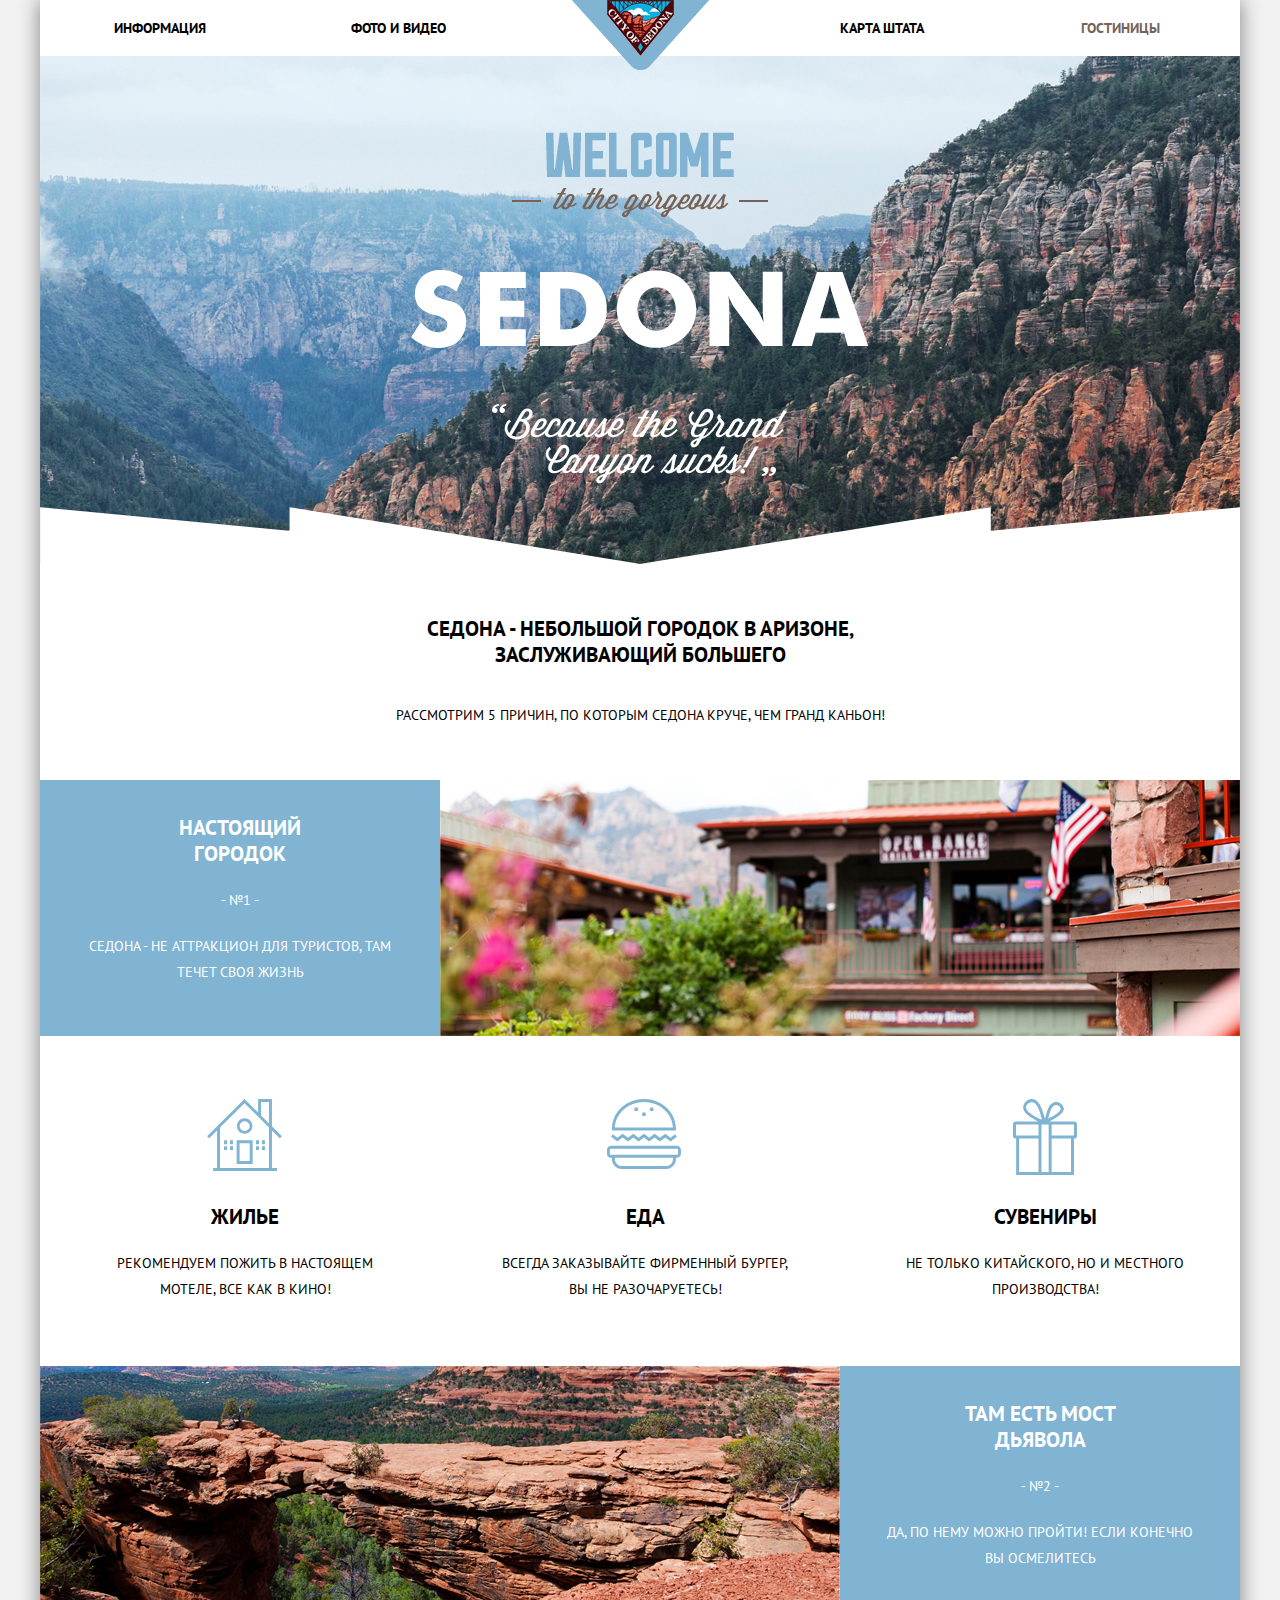
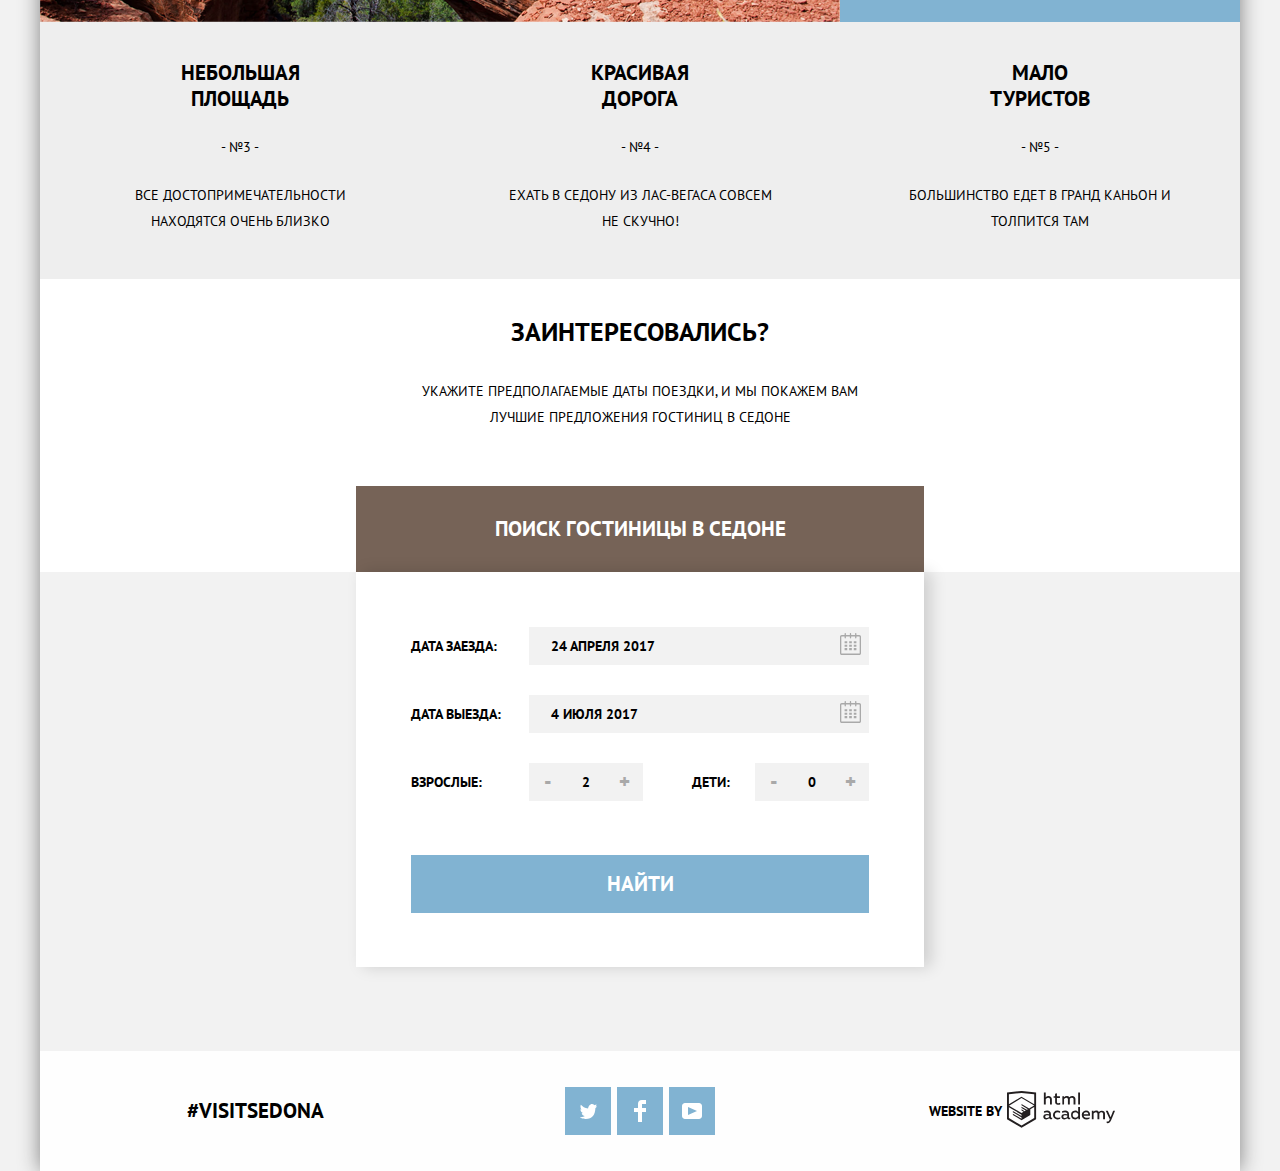
<file: index.html>
<!DOCTYPE html>
<html lang="ru">

<head>
  <meta charset="utf-8">
  <title>HTML Academy: Седона</title>
  <link href="https://fonts.googleapis.com/css?family=PT+Sans:400,700&amp;subset=cyrillic" rel="stylesheet">
  <link rel="stylesheet" href=css/normalize.css>
  <link rel="stylesheet" type="text/css" href="css/style.min.css">
</head>

<body>
  <main class="container">
    <header class="main-header">
      <nav class="main-navigation">
        <a class="main-header-logo">
          <img src="img/logo_sedona.png" width="138" height="70" alt="Логотип City of Sedona">
        </a>
        <h2 class="visually-hidden">Навигация сайта</h2>
        <ul class="site-navigation">
          <li class="site-navigation-li"><a class="nav-link nav-link-info" href="info.html">Информация</a></li>
          <li class="site-navigation-li"><a class="nav-link nav-link-gallery" href="foto-video.html">Фото и видео</a></li>
          <li class="site-navigation-li"><a class="nav-link nav-link-map" href="map.html">Карта штата</a></li>
          <li class="site-navigation-li"><a class="nav-link nav-link-active" href="catalog.html">Гостиницы</a></li>
        </ul>
      </nav>
    </header>
    <div class="main-img">
      <h1 class="visually-hidden">Седона</h1>
      <img src="img/sedona.jpg" width="1200" height="508" alt="Фото превью">
    </div>
    <div class="main-titile">
      <h1>Седона - небольшой городок в Аризоне,<br>заслуживающий большего</h1>
      <p>Рассмотрим 5 причин, по которым Седона круче, чем Гранд Каньон!</p>
    </div>
    <section class="features-item">
      <h2 class="visually-hidden">Преимущества</h2>
      <div class="features-item blue">
        <h3>Настоящий городок</h3>
        <p>- №1 -</p>
        <p>Седона - не аттракцион для туристов, там течет своя жизнь</p>
      </div>
      <div class="features-item blue-img">
        <img src="img/myimg_city.png" width="800" height="256" alt="Фото Настоящий городок">
     </div>
    </section>
    <section class="features-item white">
      <div class="features-item white-icon">
        <div class="icon icon-food"><img src="img/house.svg" alt="Логотип Жилье" width="75" height="72"></div>
        <h3>Жилье</h3>
        <p>Рекомендуем пожить в настоящем мотеле, все как в кино!</p>
      </div>
      <div class="features-item white-icon">
        <div class="icon icon-food"><img src="img/food.svg" alt="Логотип Еда" width="74" height="70"></div>
        <h3>Еда</h3>
        <p>Всегда заказывайте фирменный бургер, вы не разочаруетесь!</p>
      </div>
      <div class="features-item white-icon">
        <div class="icon icon-souvenir"><img src="img/souvenir.svg" alt="Логотип Сувениры" width="64" height="76"></div>
        <h3>Сувениры</h3>
        <p>Не только китайского, но и местного производства!</p>
      </div>
    </section>
    <section class="features-item">
      <div class="features-item blue-img">
        <img src="img/myimg_bridge.png" alt="Фото Мост Дьявола" width="800" height="256">
      </div>
      <div class="features-item blue">
        <h3>Там есть мост дьявола</h3>
        <p>- №2 -</p>
        <p>Да, по нему можно пройти! Если конечно вы осмелитесь</p>
      </div>
    </section>
    <section class="features-item features-alt">
      <div class="features-item features-advantage">
        <h3>Небольшая площадь</h3>
        <p class="numder">- №3 -</p>
        <p>Все достопримечательности находятся очень близко</p>
      </div>
      <div class="features-item features-advantage">
        <h3>Красивая дорога</h3>
        <p class="numder">- №4 -</p>
        <p>Ехать в Седону из Лас-Вегаса совсем не скучно!</p>
      </div>
      <div class="features-item features-advantage">
        <h3>Мало туристов</h3>
        <p class="numder">- №5 -</p>
        <p>Большинство едет в Гранд Каньон и толпится там</p>
      </div>
    </section>
    <div class="form-search">
      <h1>Заинтересовались?</h1>
      <p class="form-search-text">Укажите предполагаемые даты поездки, и мы покажем Вам лучшие предложения гостиниц в Седоне</p>
      <button class="search-btn" type="button" aria-label="Поиск гостиницы в Седоне">Поиск гостиницы в Седоне</button>
      <div class="form-holder">
        <form class="search-form search-form-active" hidden action="https://echo.htmlacademy.ru" method="post">
          <ul class="date">
            <li>
              <label class="date-label" for="date-arrive">Дата заезда:</label>
              <input class="date-input" type="text" id="date-arrive" name="date-arrive" placeholder="24 апреля 2017">
              <button class="calendar" type="button" aria-label="Календарь">
                <svg xmlns="http://www.w3.org/2000/svg" width="21" height="22" viewBox="0 0 21 22">
                  <path d="M19.251 2.025h-2.845V.648c0-.381-.294-.689-.656-.689-.363 0-.656.308-.656.689v1.377h-3.938V.648c0-.381-.294-.689-.655-.689-.363 0-.657.308-.657.689v1.377H5.906V.648c0-.381-.294-.689-.656-.689-.363 0-.657.308-.657.689v1.377H1.75C.784 2.025 0 2.847 0 3.862v16.302C0 21.179.784 22 1.75 22h17.501c.966 0 1.749-.821 1.749-1.836V3.862c0-1.015-.783-1.837-1.749-1.837zm.437 18.139a.448.448 0 0 1-.437.459H1.75a.45.45 0 0 1-.438-.459V3.862a.45.45 0 0 1 .438-.459h2.844v1.378c0 .381.294.689.657.689.362 0 .656-.308.656-.689V3.403h3.938v1.378c0 .381.294.689.657.689.361 0 .655-.308.655-.689V3.403h3.938v1.378c0 .381.293.689.656.689.362 0 .656-.308.656-.689V3.403h2.845c.241 0 .437.206.437.459v16.302z" fill="#a9a9a9" />
                  <path d="M4.594 8.225h2.625v2.066H4.594zM4.594 11.668h2.625v2.067H4.594zM4.594 15.112h2.625v2.066H4.594zM9.188 15.112h2.625v2.066H9.188zM9.188 11.668h2.625v2.067H9.188zM9.188 8.225h2.625v2.066H9.188zM13.781 15.112h2.625v2.066h-2.625zM13.781 11.668h2.625v2.067h-2.625zM13.781 8.225h2.625v2.066h-2.625z" fill="#a9a9a9" />
                </svg>
              </button>
            </li>
          </ul>
          <ul class="date">
            <li>
              <label class="date-label" for="date-depart">Дата выезда:</label>
              <input class="date-input" type="text" id="date-depart" name="date-depart" placeholder="4 июля 2017">
              <button class="calendar" type="button" aria-label="Календарь">
                <svg xmlns="http://www.w3.org/2000/svg" width="21" height="22" viewBox="0 0 21 22">
                  <path d="M19.251 2.025h-2.845V.648c0-.381-.294-.689-.656-.689-.363 0-.656.308-.656.689v1.377h-3.938V.648c0-.381-.294-.689-.655-.689-.363 0-.657.308-.657.689v1.377H5.906V.648c0-.381-.294-.689-.656-.689-.363 0-.657.308-.657.689v1.377H1.75C.784 2.025 0 2.847 0 3.862v16.302C0 21.179.784 22 1.75 22h17.501c.966 0 1.749-.821 1.749-1.836V3.862c0-1.015-.783-1.837-1.749-1.837zm.437 18.139a.448.448 0 0 1-.437.459H1.75a.45.45 0 0 1-.438-.459V3.862a.45.45 0 0 1 .438-.459h2.844v1.378c0 .381.294.689.657.689.362 0 .656-.308.656-.689V3.403h3.938v1.378c0 .381.294.689.657.689.361 0 .655-.308.655-.689V3.403h3.938v1.378c0 .381.293.689.656.689.362 0 .656-.308.656-.689V3.403h2.845c.241 0 .437.206.437.459v16.302z" fill="#a9a9a9" />
                  <path d="M4.594 8.225h2.625v2.066H4.594zM4.594 11.668h2.625v2.067H4.594zM4.594 15.112h2.625v2.066H4.594zM9.188 15.112h2.625v2.066H9.188zM9.188 11.668h2.625v2.067H9.188zM9.188 8.225h2.625v2.066H9.188zM13.781 15.112h2.625v2.066h-2.625zM13.781 11.668h2.625v2.067h-2.625zM13.781 8.225h2.625v2.066h-2.625z" fill="#a9a9a9" />
                </svg>
              </button>
            </li>
          </ul>
          <ul class="number">
            <li class="adults">
              <label for="number-adults">Взрослые:</label>
            </li>
            <li class="button-adults">
              <button class="minus" type="button" aria-label="Уменьшить число гостей на одного">-</button>
              <input class="number-input" type="text" id="number-adults" name="number-adults" placeholder="2">
              <button class="plus" type="button" aria-label="Увеличить число гостей на одного">+</button>
            </li>
            <li class="child">
              <label for="number-child">Дети:</label>
            </li>
            <li class="button-child">
              <button class="minus" type="button" aria-label="Уменьшить число гостей на одного">-</button>
              <input class="number-input" type="text" id="number-child" name="number-child" placeholder="0">
              <button class="plus" type="button" aria-label="Увеличить число гостей на одного">+</button>
            </li>
          </ul>
          <ul class="find-form">
            <li>
              <input class="find-input" type="submit" name="search" value="Найти">
            </li>
          </ul>
        </form>
      </div>
    </div>
    <div class="map">
      <img src="img/map.jpg" alt="Седона на карте" width="1200" height="593">
      <iframe src="https://www.google.com/maps/embed?pb=%211m14%211m8%211m3%211d839471.5226392496%212d-112.0585197%213d34.7257149%213m2%211i1024%212i768%214f13.1%213m3%211m2%211s0x872da132f942b00d%3A0x5548c523fa6c8efd%212z0KHQtdC00L7QvdCwLCDQkNGA0LjQt9C-0L3QsCA4NjMzNiwg0KHQqNCQ%215e0%213m2%211sru%212sru%214v1477220779942" width="1200" height="473" allowfullscreen="">
       </iframe>
    </div>
    <footer class="page-footer">
     <section class="info">
       <h2 class="visually-hidden">Контакты</h2>
       <p>#VISITSEDONA</p>
      </section>
     <nav class="socials">
      <h2 class="visually-hidden">Мы в соцсетях</h2>
      <ul class="socials">
        <li>
          <a class="social-button twitter" href="https://twitter.com/SedonaAZ">
                      <span class="visually-hidden">Твиттер</span>
                      <svg xmlns="http://www.w3.org/2000/svg" xmlns:xlink="http://www.w3.org/1999/xlink" width="17" height="15" viewBox="0 0 17 15">
                      <path fill="#FFF" d="M10.95.144c1.685-.496 2.984.27 3.577 1.179.673-.231 1.331-.481 2.011-.708a2.345 2.345 0 0 1-.857 1.768c.685.17 1.304-.491 1.304-.491-.169 1-1.006 1.788-1.563 2.024-.231 6.75-3.175 11.217-10.077 11.082h-.446c-.41 0-4.164-.46-4.898-1.887 2.271.196 3.893-.422 4.693-1.177-.96-.3-2.679-.477-2.979-2.95.349.106.564.228 1.19.119C1.705 8.247.374 7.53.448 5.33c.285.328 1.067.536 1.34.472C1.085 5.561-.182 2.442.894.85c1.818 1.854 3.735 3.606 7.152 3.773C8.254 2.33 9.183.793 10.95.144z"/></svg>
                    </a>
        </li>
        <li>
          <a class="social-button facebook" href="https://www.facebook.com/VisitSedona">
                      <span class="visually-hidden">Фейсбук</span>
                      <svg xmlns="http://www.w3.org/2000/svg" width="12" height="22" viewBox="0 0 12 22">
                      <path fill="#FFF" d="M12 4V0H8a4 4 0 0 0-4 4v4H0v4h4v10h4V12h4V8H8V4h4z"/></svg>
                    </a>
        </li>
        <li>
          <a class="social-button youtube" href="https://www.youtube.com/user/SedonaAZ1">
                      <span class="visually-hidden">Ютуб</span>
                      <svg xmlns="http://www.w3.org/2000/svg" xmlns:xlink="http://www.w3.org/1999/xlink" width="20" height="16" viewBox="0 0 20 16">
                      <path fill="#FFF" d="M17 0H3C1.35 0 0 1.35 0 3v10c0 1.65 1.35 3 3 3h14c1.65 0 3-1.35 3-3V3c0-1.65-1.35-3-3-3zM6.027 11.998V4.002L15.014 8l-8.987 3.998z"/></svg>
                    </a>
        </li>
      </ul>
      </nav>
     <section class="copyright">
       <h2 class="visually-hidden">Наш сайт</h2>
       <div class="copyright-from">WEBSITE BY</div>
       <a href="https://htmlacademy.ru/intensive/htmlcss">
         <svg id="Layer_1" data-name="Layer 1" xmlns="http://www.w3.org/2000/svg" width="115" height="41" viewBox="0 0 115.00 41.00">
           <title>logo-htmlacademy-small1</title>
           <path d="M44.61,26.88a2,2,0,0,0,.55-0.1v1.33a3.25,3.25,0,0,1-1.18.21,1.67,1.67,0,0,1-1.67-1,4.84,4.84,0,0,1-3.14,1.08c-1.51,0-2.91-.83-2.91-2.55,0-2.13,2-2.79,3.71-2.79a11.08,11.08,0,0,1,2.17.25v-0.3c0-1-.76-1.77-2.19-1.77a7.42,7.42,0,0,0-3,.64v-1.7a10.21,10.21,0,0,1,3.19-.55c2.36,0,3.81,1.12,3.81,3.65v3a0.54,0.54,0,0,0,.49.59h0.17Zm-6.44-1.13A1.35,1.35,0,0,0,39.63,27h0.11a3.39,3.39,0,0,0,2.41-1V24.58a9.72,9.72,0,0,0-1.81-.21c-1,0-2.16.33-2.16,1.38h0Zm12.36-6.11a5,5,0,0,1,2.57.64V22a4.08,4.08,0,0,0-2.3-.7,2.75,2.75,0,1,0,0,5.49,5,5,0,0,0,2.43-.64v1.71a6.27,6.27,0,0,1-2.76.57A4.21,4.21,0,0,1,46,24.51q0-.21,0-0.41a4.32,4.32,0,0,1,4.18-4.46h0.38Zm12.17,7.24a2,2,0,0,0,.55-0.1v1.33a3.25,3.25,0,0,1-1.18.21,1.67,1.67,0,0,1-1.67-1,4.84,4.84,0,0,1-3.14,1.08c-1.51,0-2.91-.83-2.91-2.55,0-2.13,2-2.79,3.71-2.79a11.08,11.08,0,0,1,2.17.25v-0.3c0-1-.76-1.77-2.19-1.77a7.42,7.42,0,0,0-3,.64v-1.7a10.21,10.21,0,0,1,3.19-.55c2.36,0,3.81,1.12,3.81,3.65v3a0.54,0.54,0,0,0,.49.59h0.17Zm-6.44-1.13A1.35,1.35,0,0,0,57.73,27h0.11a3.39,3.39,0,0,0,2.41-1V24.58a9.72,9.72,0,0,0-1.81-.21c-1.06,0-2.16.33-2.16,1.38h0ZM73,16V28.2H71.35V26.88a3.88,3.88,0,0,1-3.19,1.54,4.4,4.4,0,0,1,0-8.78,3.81,3.81,0,0,1,3,1.3V16H73Zm-4.53,5.22a2.76,2.76,0,1,0,0,5.52A2.86,2.86,0,0,0,71.15,25V23A2.91,2.91,0,0,0,68.49,21.27ZM79,19.64c3.31,0,4.46,2.68,3.92,5.09H76.7c0.21,1.5,1.67,2.11,3.19,2.11a6.11,6.11,0,0,0,2.64-.59v1.6a7.14,7.14,0,0,1-3,.57C77,28.42,74.78,27,74.78,24a4.18,4.18,0,0,1,4-4.39H79Zm0.09,1.54a2.28,2.28,0,0,0-2.44,2.1v0.06H81.3A2,2,0,0,0,79.13,21.18Zm5.73,7V19.87h1.65v1a3.81,3.81,0,0,1,2.78-1.27A2.86,2.86,0,0,1,91.89,21a4.12,4.12,0,0,1,2.91-1.33A3.06,3.06,0,0,1,98,23V28.2h-1.9V23.05a1.59,1.59,0,0,0-1.42-1.75H94.42a2.8,2.8,0,0,0-2.07,1.12V28.2h-1.9V23.05A1.59,1.59,0,0,0,89,21.31H88.8a3,3,0,0,0-2.21,1.29v5.63H84.86Zm21.31-8.33h1.9l-3.91,9.46c-0.9,2.17-2.09,2.86-3.35,2.86a4.76,4.76,0,0,1-1.1-.14V30.46a2.86,2.86,0,0,0,.85.12c0.9,0,1.58-.64,2.07-1.9l0.17-.42-4-8.4h2l2.86,6.29ZM38.73,1.46V6.22a3.81,3.81,0,0,1,2.7-1.14,3.25,3.25,0,0,1,3.44,3.4v5.15H43V8.72a1.81,1.81,0,0,0-1.61-2h-0.3a2.93,2.93,0,0,0-2.32,1.39v5.52h-1.9V1.46h1.9ZM49.94,2.31v3h3V6.91h-3v3.81c0,1.1.5,1.46,1.58,1.46a4.49,4.49,0,0,0,1.69-.33v1.6A6.8,6.8,0,0,1,51,13.8a2.55,2.55,0,0,1-2.86-2.74V6.89H46.58V5.26h1.5V2.74Zm5.4,11.31V5.28H57v1A3.81,3.81,0,0,1,59.77,5a2.86,2.86,0,0,1,2.6,1.33A4.12,4.12,0,0,1,65.28,5,3.06,3.06,0,0,1,68.44,8.4v5.21h-1.9V8.46a1.59,1.59,0,0,0-1.42-1.75H64.89a2.8,2.8,0,0,0-2.07,1.12v5.78h-1.9V8.46A1.59,1.59,0,0,0,59.5,6.71H59.27A3,3,0,0,0,57.06,8v5.63H55.34ZM71.17,1.45H73V13.6H71.17V1.45ZM14.71,0H14.55L0,1.54V28.21l14.55,8.66,14.55-8.66V1.54Zm12.5,27.1L14.55,34.64,1.9,27.12V16.18l12.59,7.5V25L5.86,19.9v1.31l8.68,5.21v1.39L5.87,22.65V24l8.68,5.21,8.75-5.24V18.31L27.2,16V27.12Zm0-12.53-3.48,2-1.6,1L14.51,13v1.31L21,18.23H21l-0.14.09-1,.54-5.37-3.2V17l4.24,2.52-1,.67-3.2-1.9v1.31l2.1,1.24L14.5,22.1,2,14.65,14.51,7.11Zm0-1.32L14.49,5.76,1.91,13.25v-10L14.56,1.92,27.21,3.25v10h0Z" transform="translate(0 -0.02)" fill="#231f20"/>
         </svg>
        </a>
     </section>
    </footer>
  </main>
   <script src="js/index.min.js"></script>
</body>

</html>
</file>
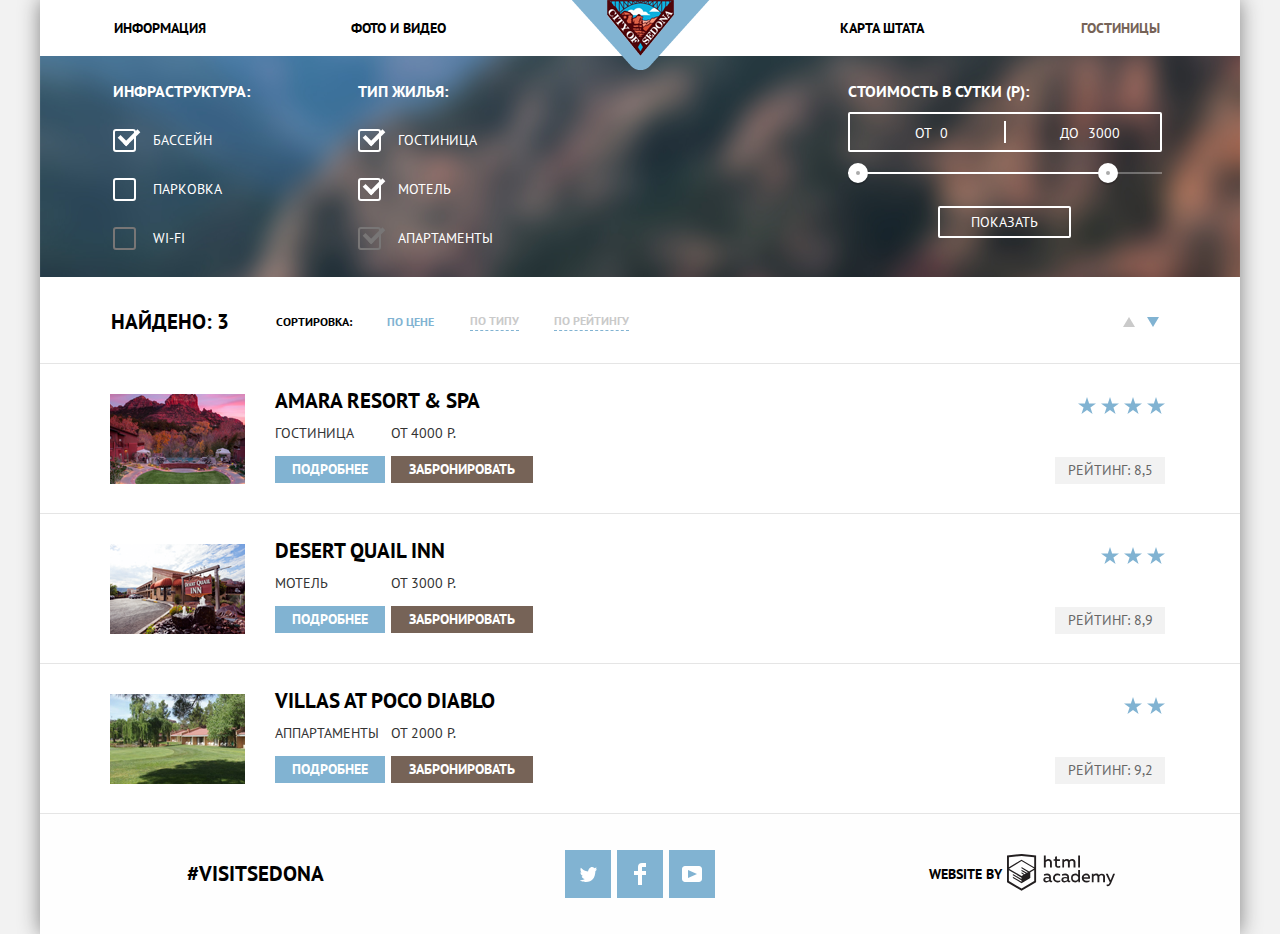
<file: catalog.html>
<!DOCTYPE html>
<html lang="ru">

<head>
  <meta charset="utf-8">
  <title>HTML Academy: Седона</title>
  <link href="https://fonts.googleapis.com/css?family=PT+Sans:400,700&amp;subset=cyrillic" rel="stylesheet">
  <link rel="stylesheet" href=css/normalize.css>
  <link rel="stylesheet" type="text/css" href="css/style.min.css">
</head>

<body>
  <main class="container">
    <header class="main-header">
      <nav class="main-navigation">
        <a class="main-header-logo" href="index.html">
          <img src="img/logo_sedona.png" width="138" height="70" alt="Логотип City of Sedona">
         </a>
        <h2 class="visually-hidden">Навигация сайта</h2>
        <ul class="site-navigation">
          <li class="site-navigation-li"><a class="nav-link nav-link-info" href="info.html">Информация</a></li>
          <li class="site-navigation-li"><a class="nav-link nav-link-gallery" href="foto-video.html">Фото и видео</a></li>
          <li class="site-navigation-li"><a class="nav-link nav-link-map" href="map.html">Карта штата</a></li>
          <li class="site-navigation-li"><a class="nav-link nav-link-active" href="catalog.html">Гостиницы</a></li>
        </ul>
      </nav>
    </header>
    <section class="filter">
      <h2 class="visually-hidden">Фильтр поиск гостиниц</h2>
      <form class="filter-form" action="https://echo.htmlacademy.ru" method="get" oninput="maxcostout.value=maxcost.value">
        <fieldset class="infrast">
          <legend class="infrast-legend">Инфраструктура:</legend>
          <ul class="filters-list">
            <li class="filter-option">
              <input class="visually-hidden filter-input-pool filter-input-checkbox" type="checkbox" name="pool" id="filter-pool" checked>
              <label for="filter-pool">Бассейн</label>
            </li>
            <li class="filter-option">
              <input class="visually-hidden filter-input-parking filter-input-checkbox" type="checkbox" name="parking" id="filter-parking">
              <label for="filter-parking">Парковка</label>
            </li>
            <li class="filter-option">
              <input class="visually-hidden filter-input-wifi filter-input-checkbox" type="checkbox" name="wifi" id="filter-wifi" disabled>
              <label for="filter-wifi">Wi-Fi</label>
            </li>
          </ul>
        </fieldset>
        <fieldset class="type">
          <legend class="type-legend">Тип жилья:</legend>
          <ul class="filters-list">
            <li class="filter-option">
              <input class="visually-hidden filter-input-hotel filter-input-checkbox" type="checkbox" name="hotel" id="filter-hotel" checked>
              <label for="filter-hotel">Гостиница</label>
            </li>
            <li class="filter-option">
              <input class="visually-hidden filter-input-motel filter-input-checkbox" type="checkbox" name="motel" id="filter-motel" checked>
              <label for="filter-motel">Мотель</label>
            </li>
            <li class="filter-option">
              <input class="visually-hidden filter-input-apartments filter-input-checkbox" type="checkbox" name="apartments" id="filter-apartments" checked disabled>
              <label for="filter-apartments">Апартаменты</label>
            </li>
          </ul>
        </fieldset>
        <div class="filter-price-form filter-range">
          <div class="filter-range-title">Стоимость в сутки (Р):</div>
          <div class="price-controls">
            <label class="min-price">от
              <input class="price-controls-input" type="text" name="min-price" value="0">
            </label>
            <label class="max-price">до
              <input class="price-controls-input" type="text" name="max-price" value="3000">
            </label>
          </div>
          <div class="range-controls">
            <div class="scale">
              <div class="bar"></div>
            </div>
            <div class="range-toggle range-toggle-min"></div>
            <div class="range-toggle range-toggle-max"></div>
          </div>
          <button class="show-button" type="submit">Показать</button>
        </div>
      </form>
    </section>
    <section class="sorting-filter">
      <h2 class="visually-hidden">Форма сортировки гостиниц</h2>
      <div class="sorting-search">Найдено:<span>3</span>
       </div>
      <ul class="sorting">
        <li>Сортировка:</li>
        <li>
          <button class="sorting-price active">По цене</button>
        </li>
        <li>
          <button class="sorting-type">По типу</button>
        </li>
        <li>
          <button class="sorting-rating">По рейтингу</button>
        </li>
      </ul>
      <ul class="up-down">
        <li>
          <button class="up"></button>
        </li>
        <li>
          <button class="down active"></button>
        </li>
      </ul>
    </section>
    <section class="hotel-catalog">
      <h2 class="visually-hidden">Гостиницы каталог</h2>
      <div class="hotel-img"><img src="img/amara.png" width="135" height="90" alt="Фото Отеля"></div>
      <div class="hotel-desc">
        <h4><button class="hotel-name">Amara Resort & Spa</button></h4>
        <div class="hotel-desc-info">
          <div class="hotel-info">
            <p>Гостиница</p>
            <a class="hotel-info-more" href="http://www.amararesort.com">Подробнее</a>
          </div>
          <div class="hotel-info">
            <p>от 4000 р.</p>
            <a class="book" href="http://www.amararesort.com">Забронировать</a>
          </div>
        </div>
      </div>
      <div class="hotel-rating">
        <ul class="hotel-star">
          <li><span class="star"></span></li>
          <li><span class="star star-active"><img src="img/star.svg" alt="звезда" width="18" height="17"></span></li>
          <li><span class="star star-active"><img src="img/star.svg" alt="звезда" width="18" height="17"></span></li>
          <li><span class="star star-active"><img src="img/star.svg" alt="звезда" width="18" height="17"></span></li>
          <li><span class="star star-active"><img src="img/star.svg" alt="звезда" width="18" height="17"></span></li>
        </ul>
        <div class="hotel-rating-number">рейтинг: 8,5</div>
      </div>
    </section>
    <section class="hotel-catalog">
      <div class="hotel-img"><img src="img/desert.png" width="135" height="90" alt="Фото Отеля"></div>
      <div class="hotel-desc">
        <h4><button class="hotel-name">Desert Quail Inn</button></h4>
        <div class="hotel-desc-info">
          <div class="hotel-info">
            <p>Мотель</p>
            <a class="hotel-info-more" href="http://www.desertquailinn.com">Подробнее</a>
          </div>
          <div class="hotel-info">
            <p>от 3000 р.</p>
            <a class="book" href="http://reservation.worldweb.com/Bookings-nr105/activity-edit.html?table=hotels&listing_id=1636&mode=command&command=bookingrequestform&hotel_id=1636&num_adults=2">Забронировать</a>
          </div>
        </div>
      </div>
      <div class="hotel-rating">
        <ul class="hotel-star">
          <li><span class="star"></span></li>
          <li><span class="star"></span></li>
          <li><span class="star star-active"><img src="img/star.svg" alt="звезда" width="18" height="17"></span></li>
          <li><span class="star star-active"><img src="img/star.svg" alt="звезда" width="18" height="17"></span></li>
          <li><span class="star star-active"><img src="img/star.svg" alt="звезда" width="18" height="17"></span></li>
        </ul>
        <div class="hotel-rating-number">рейтинг: 8,9</div>
      </div>
    </section>
    <section class="hotel-catalog">
      <div class="hotel-img"><img src="img/villas.png" width="135" height="90" alt="Фото Отеля"></div>
      <div class="hotel-desc">
        <h4><button class="hotel-name">Villas at Poco Diablo</button></h4>
        <div class="hotel-desc-info">
          <div class="hotel-info">
            <p>Аппартаменты</p>
            <a class="hotel-info-more" href="https://villasatpocodiablo.com/accommodations">Подробнее</a>
          </div>
          <div class="hotel-info">
            <p>от 2000 р.</p>
            <a class="book" href="https://www.surveymonkey.com/r/Villasatpocodiablo">Забронировать</a>
          </div>
        </div>
      </div>
      <div class="hotel-rating">
        <ul class="hotel-star">
          <li><span class="star"></span></li>
          <li><span class="star"></span></li>
          <li><span class="star"></span></li>
          <li><span class="star star-active"><img src="img/star.svg" alt="звезда" width="18" height="17"></span></li>
          <li><span class="star star-active"><img src="img/star.svg" alt="звезда" width="18" height="17"></span></li>
        </ul>
        <div class="hotel-rating-number">рейтинг: 9,2</div>
      </div>
    </section>
    <footer class="page-footer">
      <section class="info">
        <h2 class="visually-hidden">Контакты</h2>
        <p>#VISITSEDONA</p>
      </section>
      <nav class="socials">
        <h2 class="visually-hidden">Мы в соцсетях</h2>
        <ul class="socials">
          <li>
            <a class="social-button twitter" href="https://twitter.com/SedonaAZ">
                     <span class="visually-hidden">Твиттер</span>
                     <svg xmlns="http://www.w3.org/2000/svg" xmlns:xlink="http://www.w3.org/1999/xlink" width="17" height="15" viewBox="0 0 17 15">
                     <path fill="#FFF" d="M10.95.144c1.685-.496 2.984.27 3.577 1.179.673-.231 1.331-.481 2.011-.708a2.345 2.345 0 0 1-.857 1.768c.685.17 1.304-.491 1.304-.491-.169 1-1.006 1.788-1.563 2.024-.231 6.75-3.175 11.217-10.077 11.082h-.446c-.41 0-4.164-.46-4.898-1.887 2.271.196 3.893-.422 4.693-1.177-.96-.3-2.679-.477-2.979-2.95.349.106.564.228 1.19.119C1.705 8.247.374 7.53.448 5.33c.285.328 1.067.536 1.34.472C1.085 5.561-.182 2.442.894.85c1.818 1.854 3.735 3.606 7.152 3.773C8.254 2.33 9.183.793 10.95.144z"/></svg>
                   </a>
          </li>
          <li>
            <a class="social-button facebook" href="https://www.facebook.com/VisitSedona">
                     <span class="visually-hidden">Фейсбук</span>
                     <svg xmlns="http://www.w3.org/2000/svg" width="12" height="22" viewBox="0 0 12 22">
                     <path fill="#FFF" d="M12 4V0H8a4 4 0 0 0-4 4v4H0v4h4v10h4V12h4V8H8V4h4z"/></svg>
                   </a>
          </li>
          <li>
            <a class="social-button youtube" href="https://www.youtube.com/user/SedonaAZ1">
                     <span class="visually-hidden">Ютуб</span>
                     <svg xmlns="http://www.w3.org/2000/svg" xmlns:xlink="http://www.w3.org/1999/xlink" width="20" height="16" viewBox="0 0 20 16">
                     <path fill="#FFF" d="M17 0H3C1.35 0 0 1.35 0 3v10c0 1.65 1.35 3 3 3h14c1.65 0 3-1.35 3-3V3c0-1.65-1.35-3-3-3zM6.027 11.998V4.002L15.014 8l-8.987 3.998z"/></svg>
                   </a>
          </li>
        </ul>
      </nav>
      <section class="copyright">
        <h2 class="visually-hidden">Наш сайт</h2>
        <div class="copyright-from">WEBSITE BY</div>
        <a href="https://htmlacademy.ru/intensive/htmlcss">
          <svg id="Layer_1" data-name="Layer 1" xmlns="http://www.w3.org/2000/svg" width="115" height="41" viewBox="0 0 115.00 41.00">
            <title>logo-htmlacademy-small1</title>
            <path d="M44.61,26.88a2,2,0,0,0,.55-0.1v1.33a3.25,3.25,0,0,1-1.18.21,1.67,1.67,0,0,1-1.67-1,4.84,4.84,0,0,1-3.14,1.08c-1.51,0-2.91-.83-2.91-2.55,0-2.13,2-2.79,3.71-2.79a11.08,11.08,0,0,1,2.17.25v-0.3c0-1-.76-1.77-2.19-1.77a7.42,7.42,0,0,0-3,.64v-1.7a10.21,10.21,0,0,1,3.19-.55c2.36,0,3.81,1.12,3.81,3.65v3a0.54,0.54,0,0,0,.49.59h0.17Zm-6.44-1.13A1.35,1.35,0,0,0,39.63,27h0.11a3.39,3.39,0,0,0,2.41-1V24.58a9.72,9.72,0,0,0-1.81-.21c-1,0-2.16.33-2.16,1.38h0Zm12.36-6.11a5,5,0,0,1,2.57.64V22a4.08,4.08,0,0,0-2.3-.7,2.75,2.75,0,1,0,0,5.49,5,5,0,0,0,2.43-.64v1.71a6.27,6.27,0,0,1-2.76.57A4.21,4.21,0,0,1,46,24.51q0-.21,0-0.41a4.32,4.32,0,0,1,4.18-4.46h0.38Zm12.17,7.24a2,2,0,0,0,.55-0.1v1.33a3.25,3.25,0,0,1-1.18.21,1.67,1.67,0,0,1-1.67-1,4.84,4.84,0,0,1-3.14,1.08c-1.51,0-2.91-.83-2.91-2.55,0-2.13,2-2.79,3.71-2.79a11.08,11.08,0,0,1,2.17.25v-0.3c0-1-.76-1.77-2.19-1.77a7.42,7.42,0,0,0-3,.64v-1.7a10.21,10.21,0,0,1,3.19-.55c2.36,0,3.81,1.12,3.81,3.65v3a0.54,0.54,0,0,0,.49.59h0.17Zm-6.44-1.13A1.35,1.35,0,0,0,57.73,27h0.11a3.39,3.39,0,0,0,2.41-1V24.58a9.72,9.72,0,0,0-1.81-.21c-1.06,0-2.16.33-2.16,1.38h0ZM73,16V28.2H71.35V26.88a3.88,3.88,0,0,1-3.19,1.54,4.4,4.4,0,0,1,0-8.78,3.81,3.81,0,0,1,3,1.3V16H73Zm-4.53,5.22a2.76,2.76,0,1,0,0,5.52A2.86,2.86,0,0,0,71.15,25V23A2.91,2.91,0,0,0,68.49,21.27ZM79,19.64c3.31,0,4.46,2.68,3.92,5.09H76.7c0.21,1.5,1.67,2.11,3.19,2.11a6.11,6.11,0,0,0,2.64-.59v1.6a7.14,7.14,0,0,1-3,.57C77,28.42,74.78,27,74.78,24a4.18,4.18,0,0,1,4-4.39H79Zm0.09,1.54a2.28,2.28,0,0,0-2.44,2.1v0.06H81.3A2,2,0,0,0,79.13,21.18Zm5.73,7V19.87h1.65v1a3.81,3.81,0,0,1,2.78-1.27A2.86,2.86,0,0,1,91.89,21a4.12,4.12,0,0,1,2.91-1.33A3.06,3.06,0,0,1,98,23V28.2h-1.9V23.05a1.59,1.59,0,0,0-1.42-1.75H94.42a2.8,2.8,0,0,0-2.07,1.12V28.2h-1.9V23.05A1.59,1.59,0,0,0,89,21.31H88.8a3,3,0,0,0-2.21,1.29v5.63H84.86Zm21.31-8.33h1.9l-3.91,9.46c-0.9,2.17-2.09,2.86-3.35,2.86a4.76,4.76,0,0,1-1.1-.14V30.46a2.86,2.86,0,0,0,.85.12c0.9,0,1.58-.64,2.07-1.9l0.17-.42-4-8.4h2l2.86,6.29ZM38.73,1.46V6.22a3.81,3.81,0,0,1,2.7-1.14,3.25,3.25,0,0,1,3.44,3.4v5.15H43V8.72a1.81,1.81,0,0,0-1.61-2h-0.3a2.93,2.93,0,0,0-2.32,1.39v5.52h-1.9V1.46h1.9ZM49.94,2.31v3h3V6.91h-3v3.81c0,1.1.5,1.46,1.58,1.46a4.49,4.49,0,0,0,1.69-.33v1.6A6.8,6.8,0,0,1,51,13.8a2.55,2.55,0,0,1-2.86-2.74V6.89H46.58V5.26h1.5V2.74Zm5.4,11.31V5.28H57v1A3.81,3.81,0,0,1,59.77,5a2.86,2.86,0,0,1,2.6,1.33A4.12,4.12,0,0,1,65.28,5,3.06,3.06,0,0,1,68.44,8.4v5.21h-1.9V8.46a1.59,1.59,0,0,0-1.42-1.75H64.89a2.8,2.8,0,0,0-2.07,1.12v5.78h-1.9V8.46A1.59,1.59,0,0,0,59.5,6.71H59.27A3,3,0,0,0,57.06,8v5.63H55.34ZM71.17,1.45H73V13.6H71.17V1.45ZM14.71,0H14.55L0,1.54V28.21l14.55,8.66,14.55-8.66V1.54Zm12.5,27.1L14.55,34.64,1.9,27.12V16.18l12.59,7.5V25L5.86,19.9v1.31l8.68,5.21v1.39L5.87,22.65V24l8.68,5.21,8.75-5.24V18.31L27.2,16V27.12Zm0-12.53-3.48,2-1.6,1L14.51,13v1.31L21,18.23H21l-0.14.09-1,.54-5.37-3.2V17l4.24,2.52-1,.67-3.2-1.9v1.31l2.1,1.24L14.5,22.1,2,14.65,14.51,7.11Zm0-1.32L14.49,5.76,1.91,13.25v-10L14.56,1.92,27.21,3.25v10h0Z" transform="translate(0 -0.02)" fill="#231f20" />
          </svg>
        </a>
      </section>
    </footer>
  </main>
</body>

</html>
</file>
<file: css/style.min.css>
body{margin:0 auto;padding:0;font-family:"PT Sans",Arial,sans-serif;font-size:14px;line-height:24px;font-weight:700;color:#000;width:1200px;text-transform:uppercase;background-color:#f2f2f2}a{text-decoration:none}.container{margin:0 auto;font-size:21px;line-height:26px;width:1200px;box-shadow:0 0 20px grey}.white,.main-titile,.form-search,.page-footer .container,.sorting-filter,.hotel-catalog,.hotel-rating{background-color:#fff}.visually-hidden{display:none;visibility:hidden;height:0;opacity:0}.site-navigation,.socials,.hotel-star,.filter-option,.sorting,.up-down,.date,.number,.find-form{list-style:none}.main-header{position:relative;margin:0 auto;width:1200}.main-header-logo{position:absolute;top:0;left:532px;width:138px;height:70px}.main-navigation{font-size:14px;line-height:24px;color:#000;background-color:#fff}.site-navigation-li{line-height:56px;text-transform:uppercase;text-align:center;width:239px}.site-navigation-li:nth-child(2){margin-right:auto}.site-navigation-li:nth-child(3){margin-left:auto}.site-navigation{margin:0 auto;padding:0;min-height:56px;display:flex;justify-content:space-between;background-color:#fff}.nav-link{margin:0 auto;font-family:"PT Sans",Arial,sans-serif;font-size:14px;font-weight:700;text-decoration:none;text-transform:uppercase;color:#000}.nav-link:hover{color:#81b3d2}.nav-link:focus{color:#b2b2b2}.nav-link-active{color:#766357}.page-footer{margin:0 auto;padding:26px 0;display:flex;justify-content:space-around;position:relative;box-sizing:border-box;background-color:rgba(255,255,255,.9)}.info{margin:0;padding:0;width:240px;display:flex;align-items:center;justify-content:center}.socials{margin:0;padding:0;width:150px;display:flex;align-items:center;justify-content:center}.twitter,.youtube,.facebook{width:46px;height:48px;display:flex;align-items:center;justify-content:center}.facebook{margin-left:6px;margin-right:6px}.twitter:link,.youtube:link,.facebook:link{background:#81b3d2}.twitter:hover,.youtube:hover,.facebook:hover{background:#669ec0}.twitter:focus path,.youtube:focus path,.facebook:focus path{fill:#88b6d1;background:#5496bd}.copyright{margin:0;padding:0;width:240px;display:flex;align-items:center;justify-content:center}.copyright a{width:115px;height:41px;display:block}.copyright a:hover path{fill:#81b3d2}.copyright a:focus path{fill:#bdbbbc}.copyright-from{margin:0;margin-right:5px;font-size:14px;line-height:26px;font-weight:700;text-decoration:none}.main-img{margin:0 auto;display:flex}.main-titile{margin:0;padding:52px 0;display:block;justify-content:center;align-items:center;flex-direction:column}.main-titile h1{margin:0;font-size:21px;line-height:26px;text-align:center}.main-titile p{margin:0;margin-top:34px;font-size:14px;line-height:26px;font-weight:400;text-align:center}.features-item{display:flex;align-items:flex-start}.features-item img{display:block}.features-item .blue{margin:0;padding-top:35px;padding-left:45px;padding-right:45px;padding-bottom:51px;color:#fff;width:400px;display:block;justify-content:center;flex-direction:column;background-color:#81b3d2}.features-item h3{margin:0;padding:0 75px;font-size:21px;line-height:26px;text-align:center}.features-item p{margin:0;margin-top:20px;padding:0;font-size:14px;line-height:26px;font-weight:400;align-self:center;text-align:center}.features-item .blue-img{width:800px;min-height:256px}.features-item .white{margin:0;padding:0;width:1200px;display:flex}.features-item .white-icon{margin:0;padding-top:63px;padding-left:60px;padding-right:50px;padding-bottom:64px;width:400px;display:block;align-items:center;justify-content:center;flex-direction:column}.icon{margin:0;margin-bottom:30px;padding:0 107px;height:75px;display:block;justify-content:center;background-position:162px 60px}.icon img{margin:0;padding:0;display:block;align-items:center;justify-content:center}.icon-souvenir img{margin:0;padding:0;padding-left:6px;display:block}.features-alt{color:#000;display:flex;background-color:#eee}.features-item .features-advantage{margin:0;padding:0;padding-top:38px;padding-bottom:45px;width:400px;display:block;justify-content:center;flex-direction:column}.features-advantage h3{margin:0;padding:0 130px}.features-advantage p{margin:0;margin-top:22px;padding:0 60px}.form-search{padding-top:40px;box-sizing:border-box;position:relative;text-align:center}.form-search h1{margin:0;margin-bottom:33px;font-size:26px;line-height:26px;font-weight:700;text-align:center}.form-search p{padding:0 380px;font-size:14px;line-height:26px;font-weight:400;text-align:center}.form-search-text{margin-bottom:56px}.search-btn{font-family:"PT Sans",Arial,sans-serif;font-size:21px;line-height:26px;color:#fff;width:568px;height:86px;font-weight:700;text-align:center;text-transform:uppercase;background-color:#766357;border:none;cursor:pointer}.search-btn:hover{background-color:#604e43}.search-btn:focus{background-color:#503e33;color:#857871}.form-holder{font-size:14px;line-height:26px;width:568px;font-weight:700;background-color:#fff;margin:0 auto;position:absolute;box-shadow:7px 0 15px rgba(0,0,0,.15);left:50%;right:50%;margin-left:-284px}.search-form{display:none;padding:55px;width:568px;height:395px;box-sizing:border-box}.search-form-active{display:block}.date{margin:0;margin-bottom:30px;padding:0;display:block;justify-content:flex-start;align-items:center}.date li{margin:0;padding:0;display:flex;justify-content:flex-start;align-items:center}.date-label{margin:0;padding:0;width:120px;display:flex;justify-content:flex-start;align-items:center}.date-input::placeholder{padding-left:10px;font:inherit;color:#000;text-align:left;text-transform:uppercase}.date-input{margin:0;padding:0;padding-left:10px;font:inherit;font-size:14px;font-weight:700;color:#000;text-align:left;text-transform:uppercase;width:308px;height:38px;box-sizing:border-box;background-color:#f2f2f2;border:2px solid #f2f2f2}.date-input:hover{color:#000;background-color:#ebebeb;border:2px solid #ebebeb}.date-input:focus{color:#000;background-color:#fff;border:2px solid #e5e5e5}.calendar::placeholder path{fill:#cacaca;background-color:none}.calendar{margin:0;width:38px;height:38px;display:block;align-items:center;justify-content:center;background-color:#f2f2f2;border:2px solid #f2f2f2;cursor:pointer}.calendar:hover{background-color:##ebebeb;border:2px solid ##ebebeb}.calendar:hover path{fill:#000}.calendar:focus{background-color:#fff;border:2px solid #e5e5e5}.calendar:focus path{fill:#81b3d2}.number{margin:0;margin-bottom:54px;padding:0;display:flex;justify-content:flex-start;align-items:center;background-color:transparent}.adults{margin:0;padding:0;width:118px;height:38px;display:flex;justify-content:flex-start;align-items:center}.child{margin:0;padding:0;padding-right:25px;width:112px;height:38px;display:flex;align-items:center;justify-content:flex-end;box-sizing:border-box}.number-child{margin:0;padding:0}.button-adults,.button-child{margin:0;padding:0;display:flex;justify-content:flex-start;align-items:center}.number-input::placeholder{font:inherit;color:#000;text-align:center;text-transform:uppercase}.number-input{margin:0;padding:0;font:inherit;color:#000;text-align:center;text-transform:uppercase;width:34px;height:34px;font-size:14px;font-weight:700;background-color:#f2f2f2;border:2px solid #f2f2f2}.number-input:hover{color:#000;background-color:#ebebeb;border:2px solid #ebebeb}.number-input:focus{color:#000;background-color:#fff;border:2px solid #e5e5e5}.minus,.plus{font:inherit;text-align:center;margin:0;padding:0;color:#a9a9a9;width:38px;height:38px;font-size:21px;font-weight:700;background-color:#f2f2f2;border:2px solid #f2f2f2;cursor:pointer}.minus:hover,.plus:hover{color:#000;background-color:#ebebeb;border:2px solid #ebebeb}.minus:focus,.plus:focus{color:#81b3d2;background-color:#fff;border:2px solid #ebebeb}.find-form{margin:0;padding:0}.find-input{font-family:"PT Sans",Arial,sans-serif;font-size:21px;line-height:26px;color:#fff;width:458px;height:58px;font-weight:700;text-transform:uppercase;text-align:center;background-color:#81b3d2;border-style:none;cursor:pointer}.find-input:hover{background-color:#669ec0}.find-input:focus{background-color:#5496bd;color:#88b6d1}.map img{margin:0 auto;margin-bottom:-120px;width:1200px;height:473px;display:none}iframe{margin:0 auto;margin-bottom:-120px;border:none;width:1200px;height:593px}.filter{margin:0 auto;padding:0;width:1200;display:flex;align-items:flex-start;justify-content:flex-start;background:url(../img/filter_bg.png);background-repeat:no-repeat;background-position:center center;box-sizing:border-box}.filter-form{margin:0 auto 0 73px;padding:0;padding-top:25px;display:flex;align-items:flex-start;justify-content:flex-start;flex-wrap:nowrap;box-sizing:border-box}.infrast,.type{border:0 none}.infrast{margin:0;padding:0;width:245px}.infrast legend,.type legend,.range legend{font-size:16px;line-height:21px;font-weight:700;color:#fff}.filters-list{margin:0;padding:0}.type{margin:0;padding:0;width:490px}.infrast-legend,.type-legend{font-family:"PT Sans",Arial,sans-serif;font-size:16px;font-weight:700;line-height:21px;color:#fff;text-align:left;text-transform:uppercase;margin-bottom:28px}.filter-option,.min-price,.max-price{margin-bottom:28px;font-size:14px;font-weight:500;line-height:21px}.filter label{padding-left:40px;position:relative;color:#fff;cursor:pointer}.filter-option label::before{content:"";position:absolute;top:-2px;left:0;width:19px;height:19px;border:2px solid #fff;border-radius:3px}.filter-input-checkbox:checked~label::after{content:"";position:absolute;top:-2px;left:6px;width:16px;height:8px;border:4px solid #fff;border-top:none;border-right:none;transform:rotate(-45deg)}.filter-input-checkbox:disabled~label::before,.filter-input-checkbox:disabled~label::after{border-color:#787676}.show-button{margin:0 auto;padding:0;font-family:"PT Sans",Arial,sans-serif;font-size:14px;font-weight:500;line-height:21px;color:#fff;text-transform:uppercase;width:133px;height:32px;display:flex;justify-content:center;align-items:center;background:transparent;border:2px solid #fff;border-radius:2px;cursor:pointer}.show-button:hover{color:#000;background-color:#fff}.filter-range{margin:0 auto;width:313px;color:#fff;text-transform:uppercase}.filter-range-title{margin-bottom:10px;padding:0;font-family:"PT Sans",Arial,sans-serif;font-weight:600;font-size:16px;line-height:21px}.price-controls{margin-bottom:20px;position:relative;height:36px;width:310px;font-size:0;border:2px solid #fff;border-radius:2px}.price-controls::after{content:"";position:absolute;top:50%;left:50%;width:2px;height:22px;background:#fff;transform:translate(-50%,-50%)}.price-controls-input{margin:0;font:inherit;width:50px;height:30px;color:inherit;background:none;border:none;padding-left:5px;display:inline-block;justify-content:center;align-items:center}.price-controls .min-price{padding-left:65px;width:90px;display:inline-block;font-size:14px;line-height:38px;vertical-align:top;cursor:pointer}.price-controls .max-price{padding-left:55px;width:90px;display:inline-block;font-size:14px;line-height:38px;vertical-align:top;cursor:pointer}.range-controls{position:relative;margin-bottom:32px}.range-controls .scale{height:2px;width:314px;background:rgba(255,255,255,.3)}.range-controls .bar{width:80%;height:2px;background:#fff}.range-toggle{position:absolute;top:-9px;width:4px;height:4px;background:#ababab;border:8px solid #fff;border-radius:50%;box-shadow:0 2px 1px 0 rgba(0,1,1,.2);cursor:pointer}.range-toggle:hover{background:#1c4f80}.range-toggle-min{left:0}.range-toggle-max{left:80%}.sorting-filter{margin:0 auto;padding:23px 71px 20px;display:flex;flex-wrap:nowrap;box-sizing:border-box;border-bottom:1px solid #e5e5e5}.sorting-filter span{margin-left:5px}.sorting-search{width:135px;display:flex;align-items:center}.sorting{padding:0;padding-left:30px;font-family:"PT Sans",Arial,sans-serif;font-size:12px;font-weight:600;line-height:18px;text-transform:uppercase;color:#000;text-transform:uppercase;width:353px;display:flex;flex-wrap:nowrap;justify-content:space-between;align-items:center}.sorting-price.active{margin:0;padding:0;font-family:"PT Sans",Arial,sans-serif;font-size:12px;font-weight:600;line-height:18px;text-transform:uppercase;color:#81b3d2;border:none;background-color:transparent;cursor:pointer}.sorting-type,.sorting-rating{margin:0;padding:0;font-family:"PT Sans",Arial,sans-serif;font-size:12px;font-weight:600;line-height:18px;text-transform:uppercase;color:#cacaca;border:none;border-bottom:1px dashed #81b3d2;background-color:transparent;cursor:pointer}.sorting-type:hover,.sorting-rating:hover{color:#81b3d2}.sorting-type:focus,.sorting-rating:focus{color:#000;border:none}.up-down{margin:0;padding:0;width:530px;display:flex;justify-content:flex-end;align-items:center}.up-down li{margin:0;padding:0;display:flex;align-items:center}.up{margin-right:12px;padding:0;width:0;height:0;border-style:solid;border-width:0 6px 10px 6px;border-color:transparent transparent #cacaca transparent;background-color:#fff;dorder:1px solid blue}.up:hover{border-color:transparent transparent #231f20 transparent}.up:focus{border-color:transparent transparent #81b3d2 transparent}.down{padding:0;width:0;height:0;border-style:solid;border-width:10px 6px 0 6px;border-color:#cacaca transparent transparent transparent;background-color:#fff;dorder:1px solid green}.down.active{border-color:#81b3d2 transparent transparent transparent}.hotel-catalog{margin:0 auto;padding:0;padding-left:70px;padding-top:29.5px;padding-bottom:29.5px;width:1200;display:flex;flex-wrap:nowrap;box-sizing:border-box;align-items:center;justify-content:flex-start;border-bottom:1px solid #e5e5e5;background-color:#fff}.hotel-img img{display:block}.hotel-desc{margin-left:30px;width:335px;display:inline-table;justify-content:flex-start;background-color:#fff}.hotel-desc h4{margin-top:-5px;margin-bottom:-5px;background-color:#fff}.hotel-desc-info{display:flex;justify-content:flex-start}.hotel-name{padding:0;font-family:"PT Sans",Arial,sans-serif;font-size:21px;font-weight:700;text-transform:uppercase;color:#000;display:block;cursor:pointer;border:none;background-color:#fff}.hotel-name:hover{color:#abcce1}.hotel-name:focus{color:#b2b2b2;cursor:pointer}.hotel-desc p{font-size:14px;font-weight:500;line-height:21px;color:#333;background-color:#fff}.hotel-info{margin:0;margin-right:6px;padding:0;display:flex;justify-content:space-between;flex-direction:column}.hotel-info p{padding:0;margin-bottom:12px}.hotel-info-more{margin:0;padding:0;font-family:"PT Sans",Arial,sans-serif;font-size:14px;font-weight:600;line-height:21px;color:#fff;width:110px;height:27px;display:flex;justify-content:center;align-items:center;background-color:#81b3d2}.hotel-info-more:hover{font-family:"PT Sans",Arial,sans-serif;background-color:#669ec0}.hotel-info-more:focus{font-family:"PT Sans",Arial,sans-serif;color:#88b6d1;background-color:#5496bd}.book{font-family:"PT Sans",Arial,sans-serif;font-size:14px;font-weight:600;line-height:21px;color:#fff;width:142px;height:27px;display:flex;justify-content:center;align-items:center;background-color:#766357}.book:hover{font-family:"PT Sans",Arial,sans-serif;background-color:#604e43}.book:focus{font-family:"PT Sans",Arial,sans-serif;color:#857871;background-color:#503e33}.hotel-rating{margin-left:40px;width:520px;height:90px;display:flex;justify-content:space-between;flex-direction:column;background-color:#fff}.hotel-star{margin-left:365px;margin-top:0;width:110px;display:flex;flex-direction:row;justify-content:flex-end;align-items:flex-start}.hotel-rating-number{margin:0;margin-left:405px;padding:0;font-size:14px;font-weight:400;line-height:21px;width:110px;height:27px;color:#666;border:none;background-color:#f2f2f2;display:flex;justify-content:center;align-items:center}.star-active{margin-left:5px}
</file>
